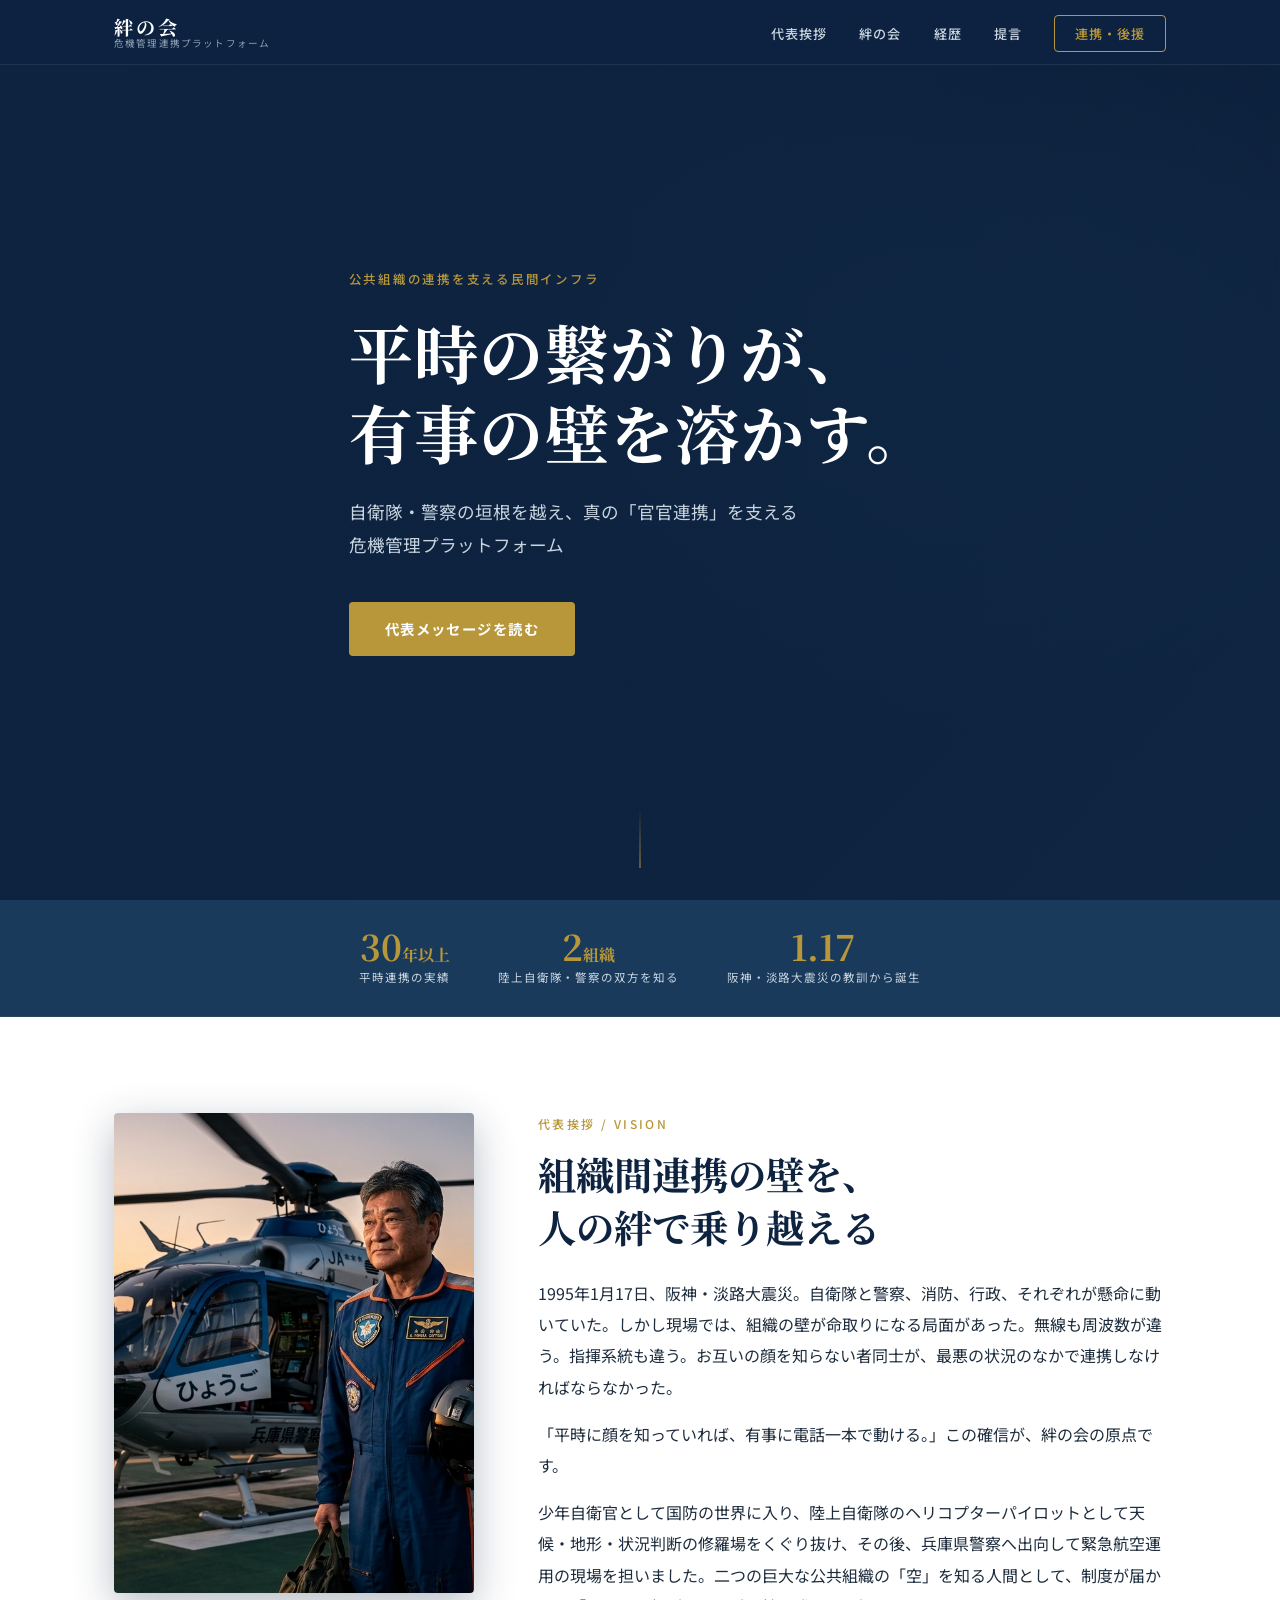
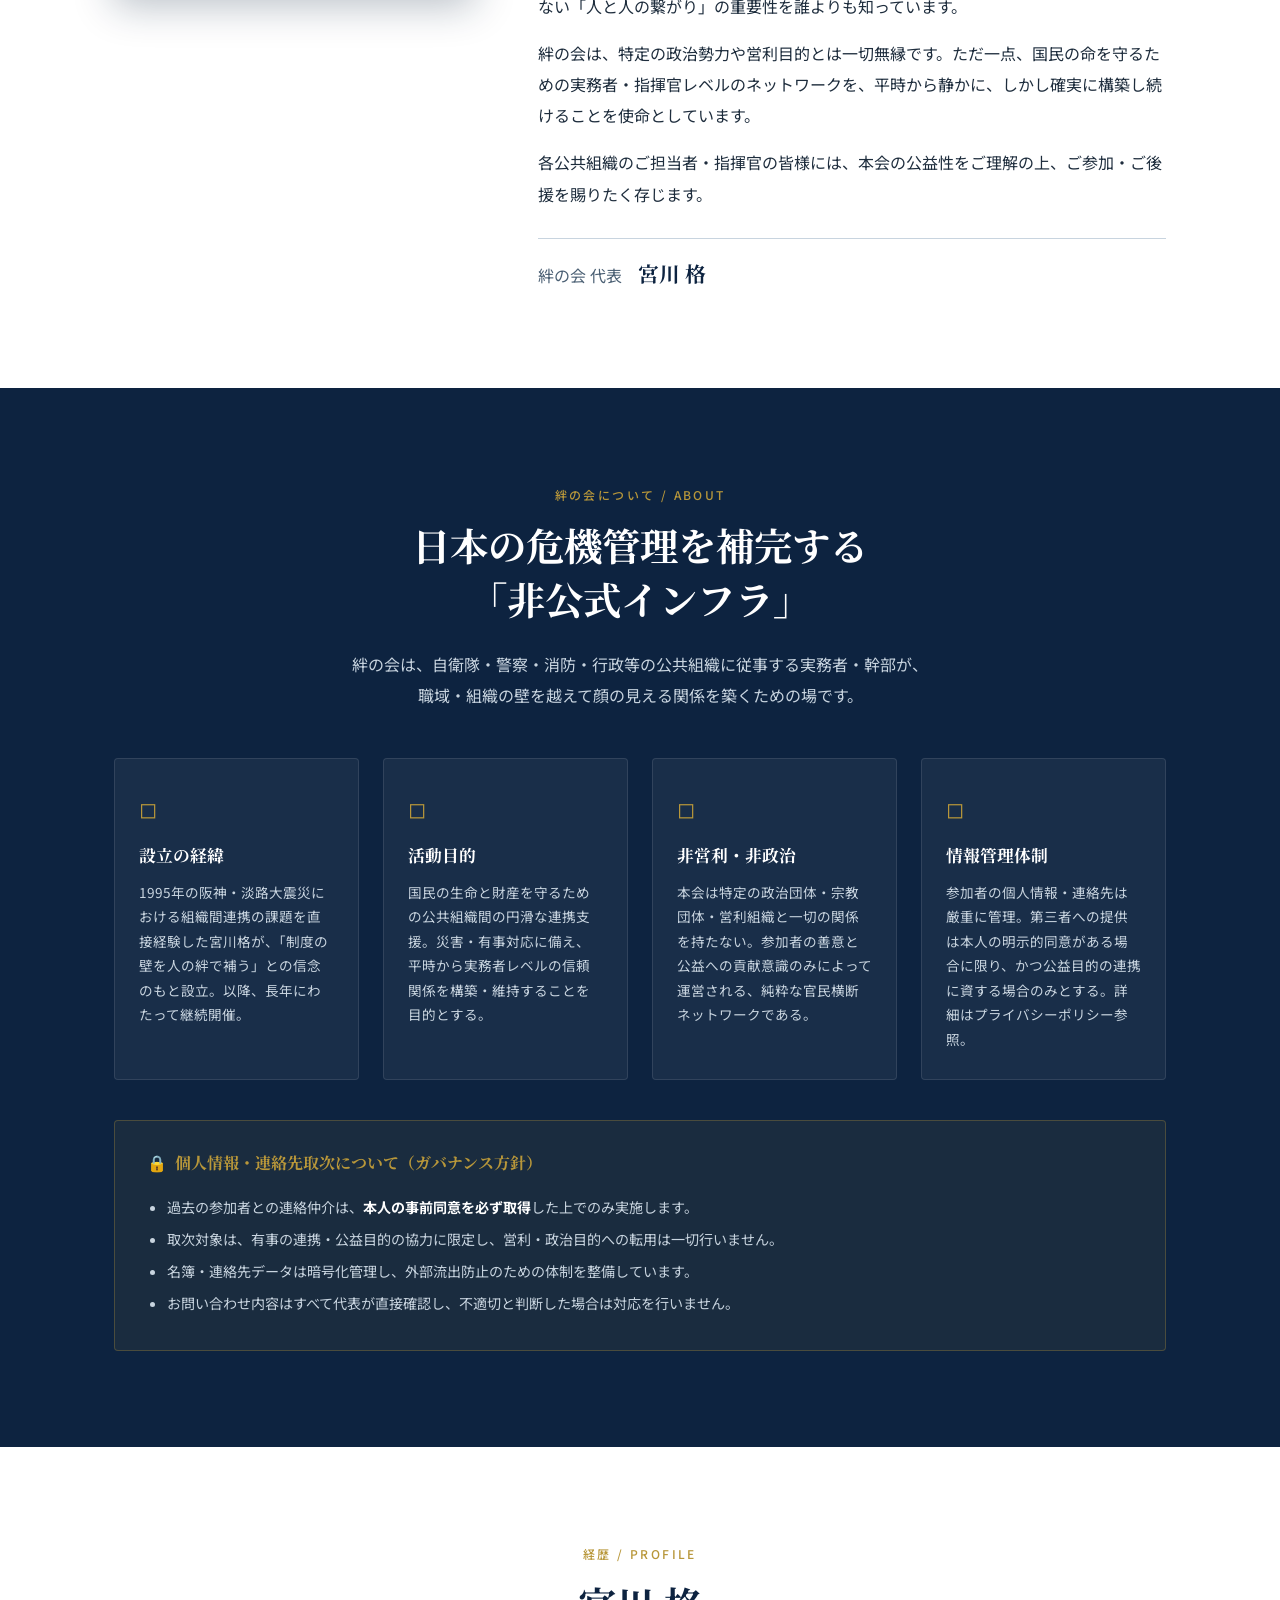
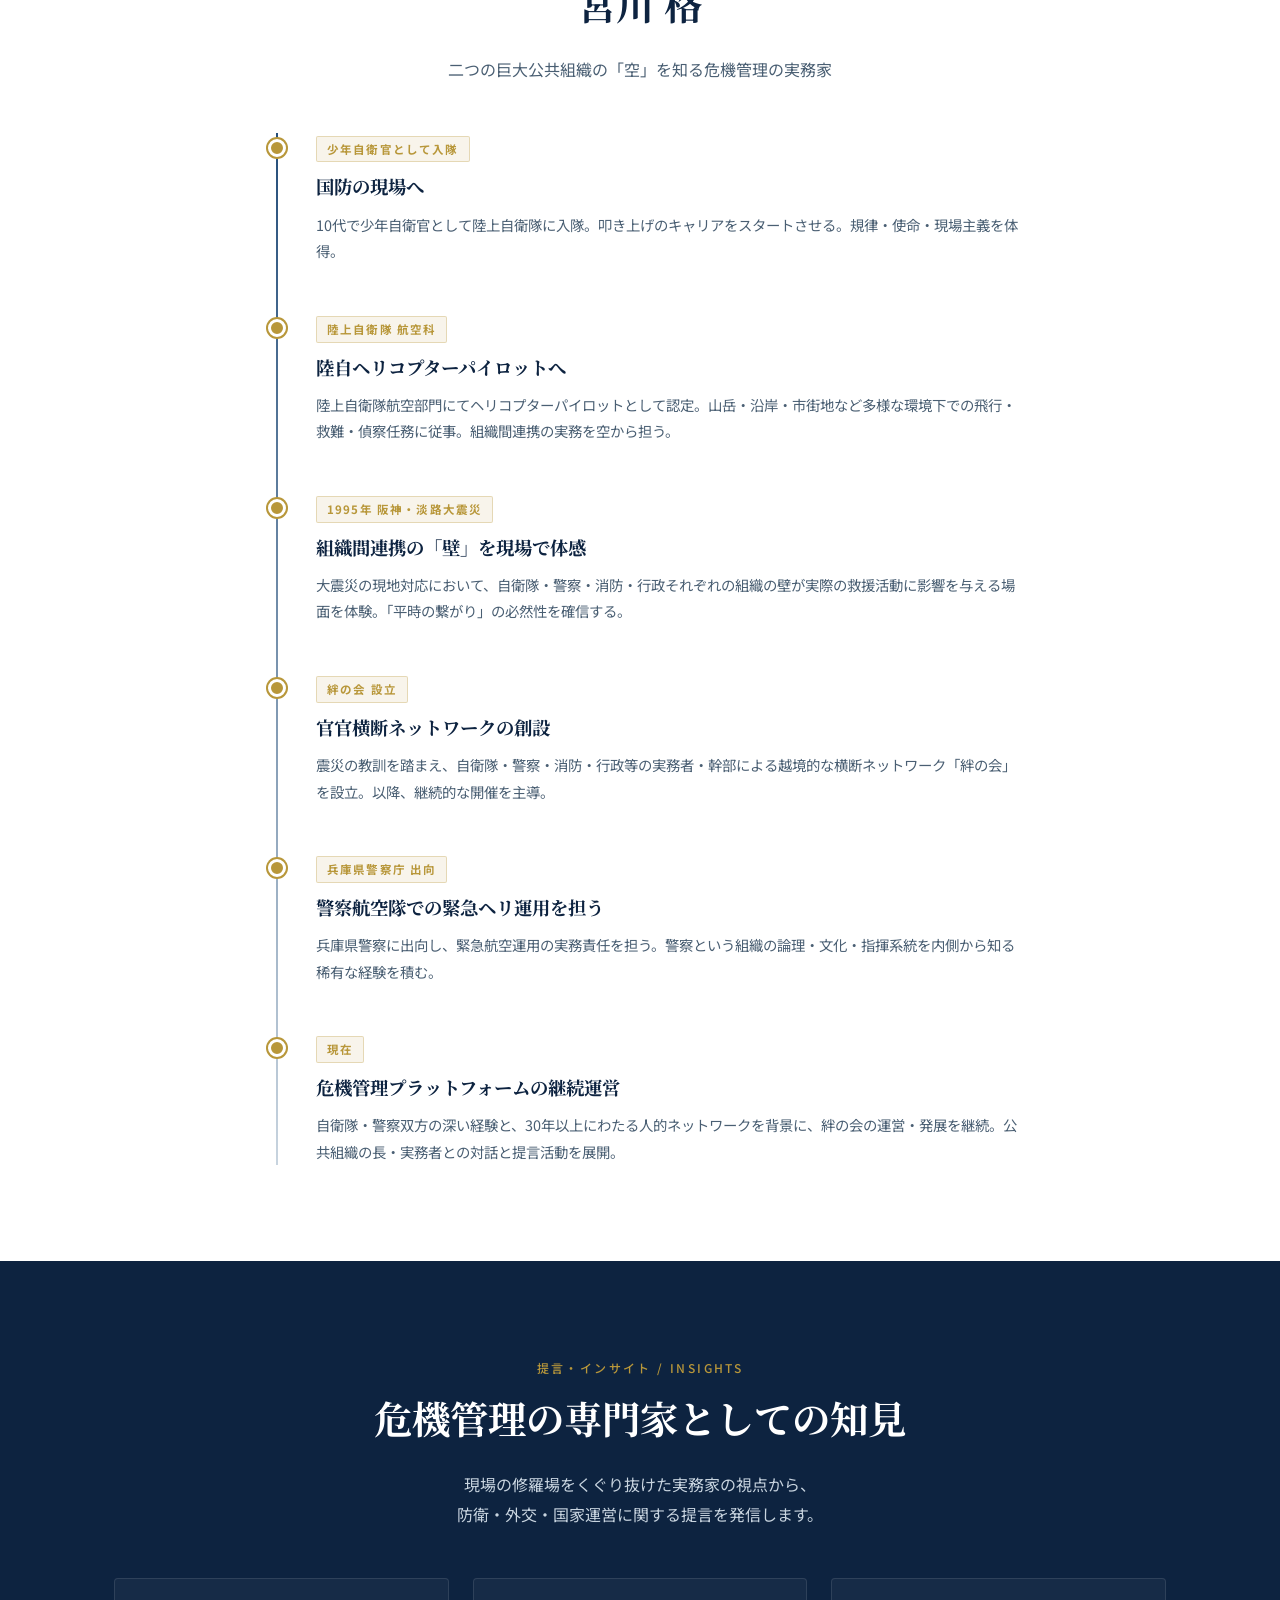
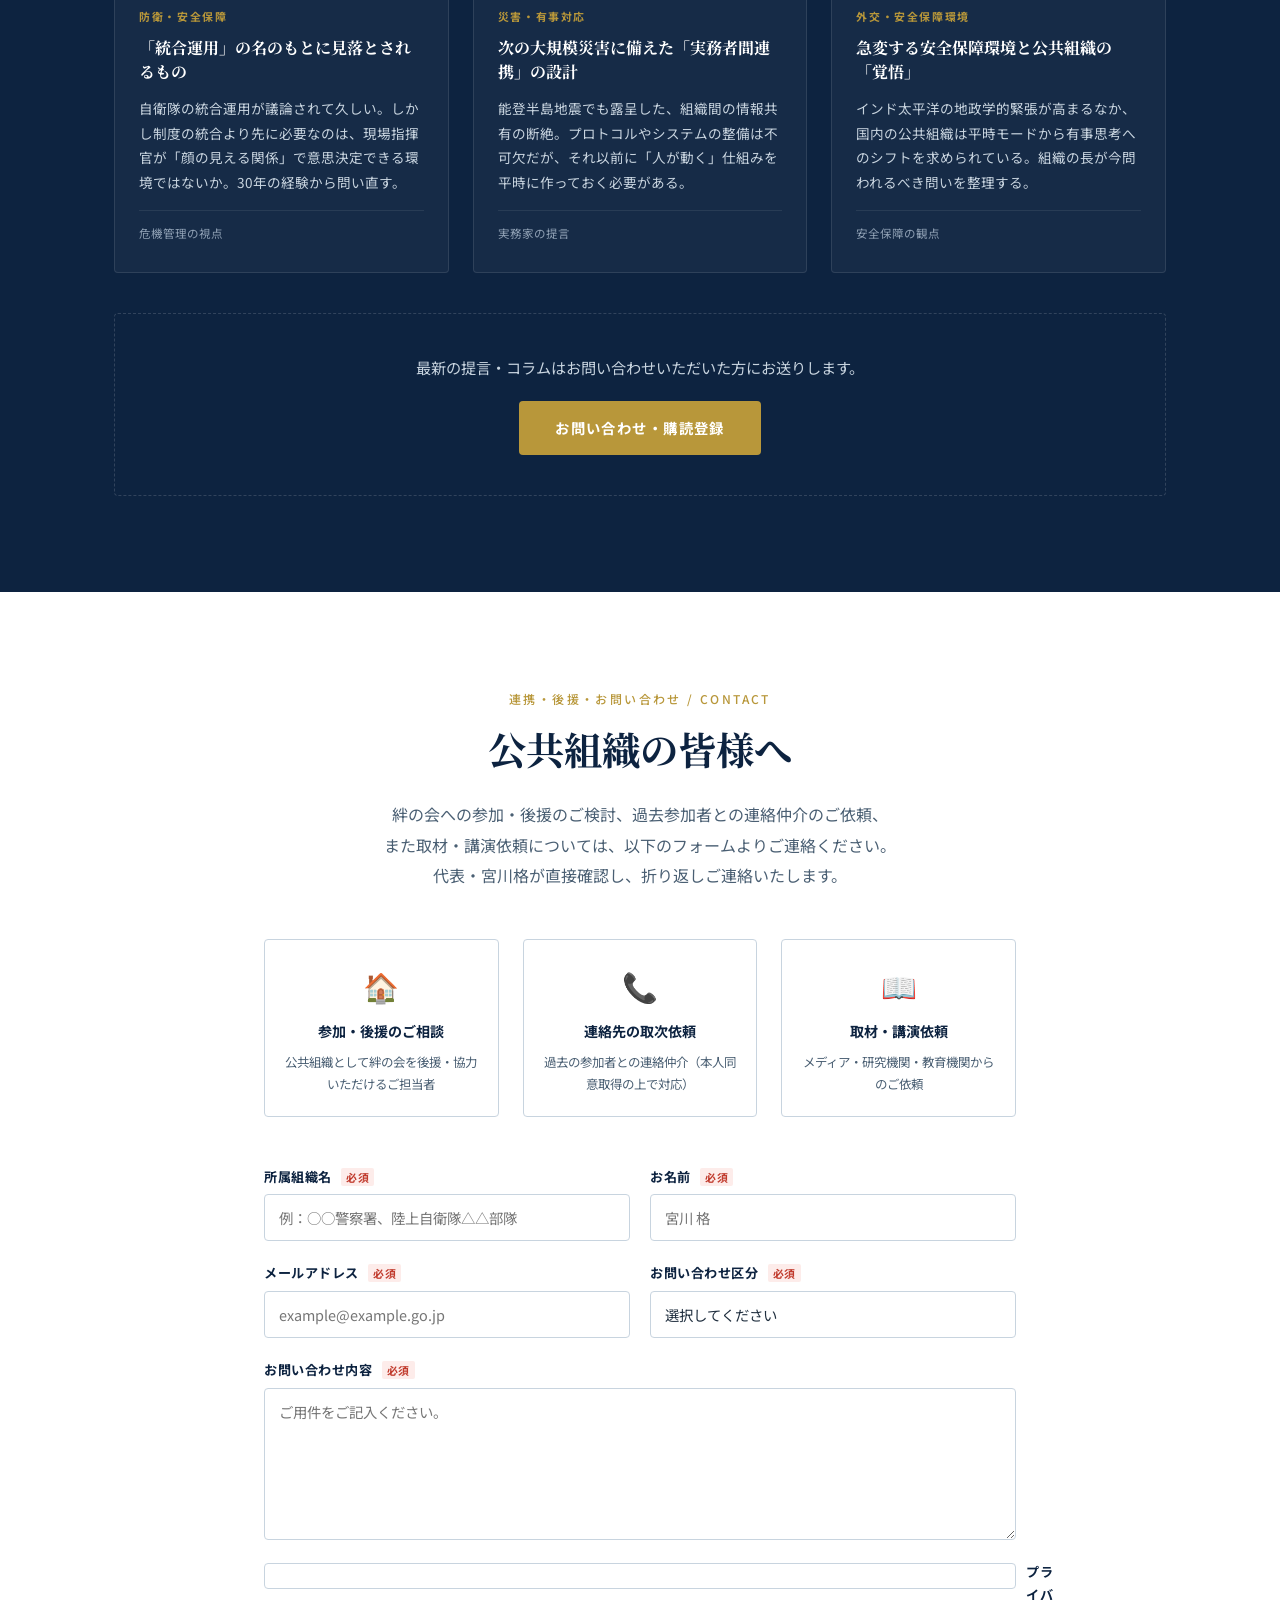
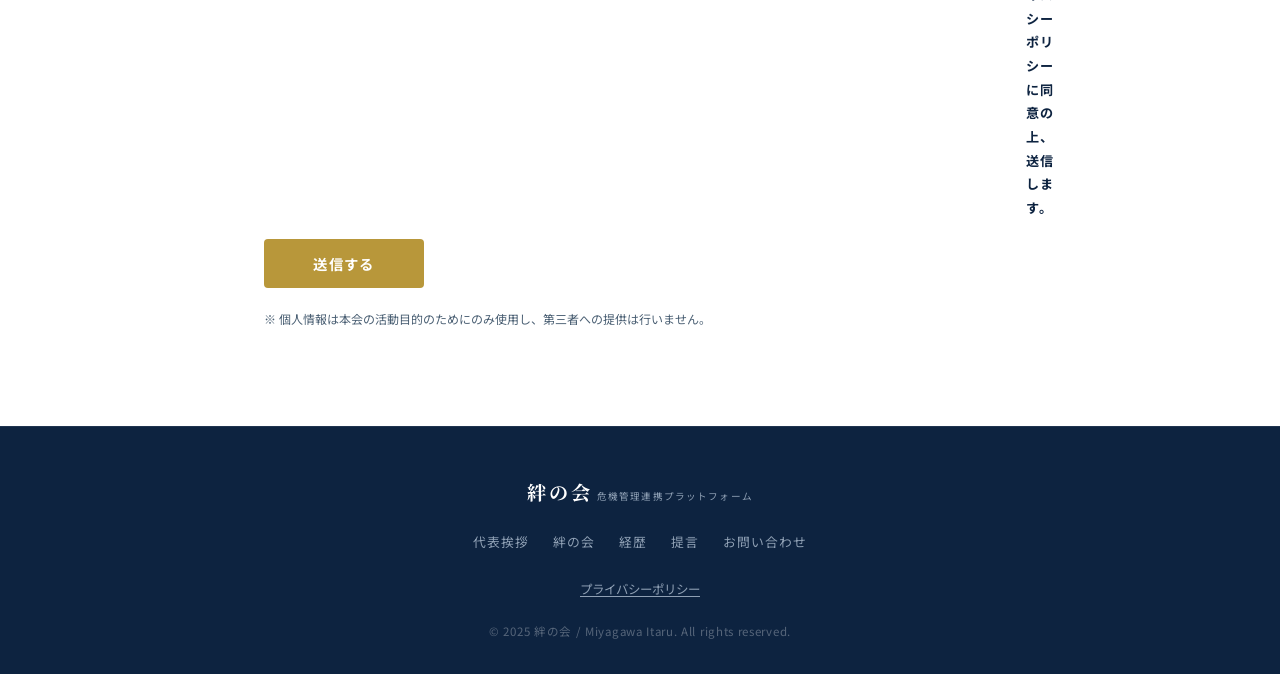
<file: index.html>
<!DOCTYPE html>
<html lang="ja">
<head>
  <meta charset="UTF-8" />
  <meta name="viewport" content="width=device-width, initial-scale=1.0" />
  <title>絆の会｜宮川 格 公式サイト</title>
  <meta name="description" content="自衛隊・警察の垣根を越え、平時から顔の見える人の絆で有事に機能する危機管理プラットフォームを構築する「絆の会」代表 宮川格の公式サイト。" />
  <link rel="preconnect" href="https://fonts.googleapis.com" />
  <link rel="preconnect" href="https://fonts.gstatic.com" crossorigin />
  <link href="https://fonts.googleapis.com/css2?family=Noto+Serif+JP:wght@400;600;700&family=Noto+Sans+JP:wght@300;400;500;700&display=swap" rel="stylesheet" />
  <link rel="stylesheet" href="style.css" />
</head>
<body>

<!-- ========== HEADER ========== -->
<header id="site-header">
  <div class="header-inner container">
    <div class="logo">
      <span class="logo-ja">絆の会</span>
      <span class="logo-sub">危機管理連携プラットフォーム</span>
    </div>
    <nav class="global-nav">
      <ul>
        <li><a href="#vision">代表挨拶</a></li>
        <li><a href="#about">絆の会</a></li>
        <li><a href="#profile">経歴</a></li>
        <li><a href="#insights">提言</a></li>
        <li><a href="#contact" class="btn-contact">連携・後援</a></li>
      </ul>
    </nav>
    <button class="hamburger" aria-label="メニュー" aria-expanded="false">
      <span></span><span></span><span></span>
    </button>
  </div>
</header>

<!-- ========== HERO ========== -->
<section id="hero">
  <div class="hero-overlay"></div>
  <div class="hero-content container">
    <p class="hero-eyebrow">公共組織の連携を支える民間インフラ</p>
    <h1 class="hero-headline">
      平時の繋がりが、<br>有事の壁を溶かす。
    </h1>
    <p class="hero-sub">
      自衛隊・警察の垣根を越え、<br class="sp-only">真の「官官連携」を支える<br>
      危機管理プラットフォーム
    </p>
    <a href="#vision" class="btn-primary">代表メッセージを読む</a>
  </div>
  <div class="hero-scroll-hint">
    <span></span>
  </div>
</section>

<!-- ========== MISSION STRIP ========== -->
<div class="mission-strip">
  <div class="container mission-grid">
    <div class="mission-item">
      <span class="mission-num">30<small>年以上</small></span>
      <span class="mission-label">平時連携の実績</span>
    </div>
    <div class="mission-item">
      <span class="mission-num">2<small>組織</small></span>
      <span class="mission-label">陸上自衛隊・警察の双方を知る</span>
    </div>
    <div class="mission-item">
      <span class="mission-num">1.17</span>
      <span class="mission-label">阪神・淡路大震災の教訓から誕生</span>
    </div>
  </div>
</div>

<!-- ========== VISION ========== -->
<section id="vision" class="section">
  <div class="container two-col">
    <div class="col-img fade-in">
      <img src="images/miyagawa.jpg" alt="宮川 格 — 兵庫県警察航空隊にて" class="profile-photo" />
    </div>
    <div class="col-text fade-in">
      <p class="section-label">代表挨拶 / Vision</p>
      <h2 class="section-title">組織間連携の壁を、<br>人の絆で乗り越える</h2>
      <div class="speech">
        <p>
          1995年1月17日、阪神・淡路大震災。自衛隊と警察、消防、行政、それぞれが懸命に動いていた。しかし現場では、組織の壁が命取りになる局面があった。無線も周波数が違う。指揮系統も違う。お互いの顔を知らない者同士が、最悪の状況のなかで連携しなければならなかった。
        </p>
        <p>
          「平時に顔を知っていれば、有事に電話一本で動ける。」この確信が、絆の会の原点です。
        </p>
        <p>
          少年自衛官として国防の世界に入り、陸上自衛隊のヘリコプターパイロットとして天候・地形・状況判断の修羅場をくぐり抜け、その後、兵庫県警察へ出向して緊急航空運用の現場を担いました。二つの巨大な公共組織の「空」を知る人間として、制度が届かない「人と人の繋がり」の重要性を誰よりも知っています。
        </p>
        <p>
          絆の会は、特定の政治勢力や営利目的とは一切無縁です。ただ一点、国民の命を守るための実務者・指揮官レベルのネットワークを、平時から静かに、しかし確実に構築し続けることを使命としています。
        </p>
        <p>
          各公共組織のご担当者・指揮官の皆様には、本会の公益性をご理解の上、ご参加・ご後援を賜りたく存じます。
        </p>
      </div>
      <p class="signature">絆の会 代表&emsp;<strong>宮川 格</strong></p>
    </div>
  </div>
</section>

<!-- ========== ABOUT ========== -->
<section id="about" class="section section-dark">
  <div class="container">
    <p class="section-label center">絆の会について / About</p>
    <h2 class="section-title center">日本の危機管理を補完する<br>「非公式インフラ」</h2>
    <p class="section-lead center">
      絆の会は、自衛隊・警察・消防・行政等の公共組織に従事する実務者・幹部が、<br class="pc-only">
      職域・組織の壁を越えて顔の見える関係を築くための場です。
    </p>

    <div class="card-grid">
      <div class="card fade-in">
        <div class="card-icon">&#9723;</div>
        <h3>設立の経緯</h3>
        <p>1995年の阪神・淡路大震災における組織間連携の課題を直接経験した宮川格が、「制度の壁を人の絆で補う」との信念のもと設立。以降、長年にわたって継続開催。</p>
      </div>
      <div class="card fade-in">
        <div class="card-icon">&#9723;</div>
        <h3>活動目的</h3>
        <p>国民の生命と財産を守るための公共組織間の円滑な連携支援。災害・有事対応に備え、平時から実務者レベルの信頼関係を構築・維持することを目的とする。</p>
      </div>
      <div class="card fade-in">
        <div class="card-icon">&#9723;</div>
        <h3>非営利・非政治</h3>
        <p>本会は特定の政治団体・宗教団体・営利組織と一切の関係を持たない。参加者の善意と公益への貢献意識のみによって運営される、純粋な官民横断ネットワークである。</p>
      </div>
      <div class="card fade-in">
        <div class="card-icon">&#9723;</div>
        <h3>情報管理体制</h3>
        <p>参加者の個人情報・連絡先は厳重に管理。第三者への提供は本人の明示的同意がある場合に限り、かつ公益目的の連携に資する場合のみとする。詳細はプライバシーポリシー参照。</p>
      </div>
    </div>

    <div class="policy-box fade-in">
      <h3>&#128274;&ensp;個人情報・連絡先取次について（ガバナンス方針）</h3>
      <ul>
        <li>過去の参加者との連絡仲介は、<strong>本人の事前同意を必ず取得</strong>した上でのみ実施します。</li>
        <li>取次対象は、有事の連携・公益目的の協力に限定し、営利・政治目的への転用は一切行いません。</li>
        <li>名簿・連絡先データは暗号化管理し、外部流出防止のための体制を整備しています。</li>
        <li>お問い合わせ内容はすべて代表が直接確認し、不適切と判断した場合は対応を行いません。</li>
      </ul>
    </div>
  </div>
</section>

<!-- ========== PROFILE ========== -->
<section id="profile" class="section">
  <div class="container">
    <p class="section-label center">経歴 / Profile</p>
    <h2 class="section-title center">宮川 格</h2>
    <p class="section-lead center">二つの巨大公共組織の「空」を知る危機管理の実務家</p>

    <div class="timeline">
      <div class="timeline-item fade-in">
        <div class="timeline-dot"></div>
        <div class="timeline-content">
          <span class="timeline-tag">少年自衛官として入隊</span>
          <h4>国防の現場へ</h4>
          <p>10代で少年自衛官として陸上自衛隊に入隊。叩き上げのキャリアをスタートさせる。規律・使命・現場主義を体得。</p>
        </div>
      </div>
      <div class="timeline-item fade-in">
        <div class="timeline-dot"></div>
        <div class="timeline-content">
          <span class="timeline-tag">陸上自衛隊 航空科</span>
          <h4>陸自ヘリコプターパイロットへ</h4>
          <p>陸上自衛隊航空部門にてヘリコプターパイロットとして認定。山岳・沿岸・市街地など多様な環境下での飛行・救難・偵察任務に従事。組織間連携の実務を空から担う。</p>
        </div>
      </div>
      <div class="timeline-item fade-in">
        <div class="timeline-dot"></div>
        <div class="timeline-content">
          <span class="timeline-tag">1995年 阪神・淡路大震災</span>
          <h4>組織間連携の「壁」を現場で体感</h4>
          <p>大震災の現地対応において、自衛隊・警察・消防・行政それぞれの組織の壁が実際の救援活動に影響を与える場面を体験。「平時の繋がり」の必然性を確信する。</p>
        </div>
      </div>
      <div class="timeline-item fade-in">
        <div class="timeline-dot"></div>
        <div class="timeline-content">
          <span class="timeline-tag">絆の会 設立</span>
          <h4>官官横断ネットワークの創設</h4>
          <p>震災の教訓を踏まえ、自衛隊・警察・消防・行政等の実務者・幹部による越境的な横断ネットワーク「絆の会」を設立。以降、継続的な開催を主導。</p>
        </div>
      </div>
      <div class="timeline-item fade-in">
        <div class="timeline-dot"></div>
        <div class="timeline-content">
          <span class="timeline-tag">兵庫県警察庁 出向</span>
          <h4>警察航空隊での緊急ヘリ運用を担う</h4>
          <p>兵庫県警察に出向し、緊急航空運用の実務責任を担う。警察という組織の論理・文化・指揮系統を内側から知る稀有な経験を積む。</p>
        </div>
      </div>
      <div class="timeline-item fade-in">
        <div class="timeline-dot"></div>
        <div class="timeline-content">
          <span class="timeline-tag">現在</span>
          <h4>危機管理プラットフォームの継続運営</h4>
          <p>自衛隊・警察双方の深い経験と、30年以上にわたる人的ネットワークを背景に、絆の会の運営・発展を継続。公共組織の長・実務者との対話と提言活動を展開。</p>
        </div>
      </div>
    </div>
  </div>
</section>

<!-- ========== INSIGHTS ========== -->
<section id="insights" class="section section-dark">
  <div class="container">
    <p class="section-label center">提言・インサイト / Insights</p>
    <h2 class="section-title center">危機管理の専門家としての知見</h2>
    <p class="section-lead center">
      現場の修羅場をくぐり抜けた実務家の視点から、<br class="pc-only">
      防衛・外交・国家運営に関する提言を発信します。
    </p>

    <div class="insight-grid">
      <article class="insight-card fade-in">
        <div class="insight-cat">防衛・安全保障</div>
        <h3>「統合運用」の名のもとに見落とされるもの</h3>
        <p>自衛隊の統合運用が議論されて久しい。しかし制度の統合より先に必要なのは、現場指揮官が「顔の見える関係」で意思決定できる環境ではないか。30年の経験から問い直す。</p>
        <span class="insight-meta">危機管理の視点</span>
      </article>
      <article class="insight-card fade-in">
        <div class="insight-cat">災害・有事対応</div>
        <h3>次の大規模災害に備えた「実務者間連携」の設計</h3>
        <p>能登半島地震でも露呈した、組織間の情報共有の断絶。プロトコルやシステムの整備は不可欠だが、それ以前に「人が動く」仕組みを平時に作っておく必要がある。</p>
        <span class="insight-meta">実務家の提言</span>
      </article>
      <article class="insight-card fade-in">
        <div class="insight-cat">外交・安全保障環境</div>
        <h3>急変する安全保障環境と公共組織の「覚悟」</h3>
        <p>インド太平洋の地政学的緊張が高まるなか、国内の公共組織は平時モードから有事思考へのシフトを求められている。組織の長が今問われるべき問いを整理する。</p>
        <span class="insight-meta">安全保障の観点</span>
      </article>
    </div>

    <div class="insights-cta fade-in">
      <p>最新の提言・コラムはお問い合わせいただいた方にお送りします。</p>
      <a href="#contact" class="btn-primary">お問い合わせ・購読登録</a>
    </div>
  </div>
</section>

<!-- ========== CONTACT ========== -->
<section id="contact" class="section">
  <div class="container contact-wrap">
    <p class="section-label center">連携・後援・お問い合わせ / Contact</p>
    <h2 class="section-title center">公共組織の皆様へ</h2>
    <p class="section-lead center">
      絆の会への参加・後援のご検討、過去参加者との連絡仲介のご依頼、<br class="pc-only">
      また取材・講演依頼については、以下のフォームよりご連絡ください。<br>
      代表・宮川格が直接確認し、折り返しご連絡いたします。
    </p>

    <div class="contact-types fade-in">
      <div class="contact-type">
        <span class="ct-icon">&#127968;</span>
        <strong>参加・後援のご相談</strong>
        <p>公共組織として絆の会を後援・協力いただけるご担当者</p>
      </div>
      <div class="contact-type">
        <span class="ct-icon">&#128222;</span>
        <strong>連絡先の取次依頼</strong>
        <p>過去の参加者との連絡仲介（本人同意取得の上で対応）</p>
      </div>
      <div class="contact-type">
        <span class="ct-icon">&#128214;</span>
        <strong>取材・講演依頼</strong>
        <p>メディア・研究機関・教育機関からのご依頼</p>
      </div>
    </div>

    <form class="contact-form fade-in" id="contact-form" action="https://formspree.io/f/meennend" method="POST" novalidate>
      <div class="form-row">
        <div class="form-group">
          <label for="org">所属組織名 <span class="req">必須</span></label>
          <input type="text" id="org" name="org" placeholder="例：○○警察署、陸上自衛隊△△部隊" required />
        </div>
        <div class="form-group">
          <label for="name">お名前 <span class="req">必須</span></label>
          <input type="text" id="name" name="name" placeholder="宮川 格" required />
        </div>
      </div>
      <div class="form-row">
        <div class="form-group">
          <label for="email">メールアドレス <span class="req">必須</span></label>
          <input type="email" id="email" name="email" placeholder="example@example.go.jp" required />
        </div>
        <div class="form-group">
          <label for="purpose">お問い合わせ区分 <span class="req">必須</span></label>
          <select id="purpose" name="purpose" required>
            <option value="">選択してください</option>
            <option value="join">絆の会への参加</option>
            <option value="support">後援・協力のご相談</option>
            <option value="relay">連絡先の取次依頼</option>
            <option value="media">取材・講演依頼</option>
            <option value="other">その他</option>
          </select>
        </div>
      </div>
      <div class="form-group">
        <label for="message">お問い合わせ内容 <span class="req">必須</span></label>
        <textarea id="message" name="message" rows="6" placeholder="ご用件をご記入ください。" required></textarea>
      </div>
      <div class="form-group consent-group">
        <label class="checkbox-label">
          <input type="checkbox" name="consent" required />
          <span>プライバシーポリシーに同意の上、送信します。</span>
        </label>
      </div>
      <button type="submit" class="btn-primary btn-submit">送信する</button>
      <p class="form-note">※ 個人情報は本会の活動目的のためにのみ使用し、第三者への提供は行いません。</p>
    </form>
  </div>
</section>

<!-- ========== FOOTER ========== -->
<footer id="site-footer">
  <div class="container footer-inner">
    <div class="footer-logo">
      <span class="logo-ja">絆の会</span>
      <span class="logo-sub">危機管理連携プラットフォーム</span>
    </div>
    <nav class="footer-nav">
      <a href="#vision">代表挨拶</a>
      <a href="#about">絆の会</a>
      <a href="#profile">経歴</a>
      <a href="#insights">提言</a>
      <a href="#contact">お問い合わせ</a>
    </nav>
    <p class="footer-policy">
      <a href="#" id="policy-link">プライバシーポリシー</a>
    </p>
    <p class="footer-copy">&copy; 2025 絆の会 / Miyagawa Itaru. All rights reserved.</p>
  </div>
</footer>

<!-- Privacy Policy Modal -->
<div id="policy-modal" class="modal" role="dialog" aria-modal="true" aria-labelledby="modal-title">
  <div class="modal-inner">
    <button class="modal-close" aria-label="閉じる">&times;</button>
    <h2 id="modal-title">プライバシーポリシー</h2>
    <p><strong>1. 個人情報の取得</strong><br>本サイトのお問い合わせフォームにて取得する個人情報（氏名、所属、メールアドレス等）は、本会の運営目的の範囲内でのみ使用します。</p>
    <p><strong>2. 利用目的</strong><br>取得した個人情報は、お問い合わせへの回答・絆の会の活動連絡・連絡先取次（本人同意がある場合のみ）に使用します。</p>
    <p><strong>3. 第三者への提供</strong><br>法令に基づく場合、または本人の明示的な同意がある場合を除き、個人情報を第三者に提供・販売・貸与することは一切ありません。</p>
    <p><strong>4. 安全管理</strong><br>個人情報へのアクセスを代表に限定し、不正アクセス・漏洩・改ざんの防止に努めます。</p>
    <p><strong>5. 開示・訂正・削除</strong><br>ご本人から個人情報の開示・訂正・削除の申し出があった場合は、合理的な範囲内で速やかに対応いたします。</p>
    <p><strong>6. お問い合わせ</strong><br>プライバシーポリシーに関するご質問は、本サイトのお問い合わせフォームよりご連絡ください。</p>
  </div>
</div>
<div id="modal-overlay" class="modal-overlay"></div>

<script src="main.js"></script>
</body>
</html>
</file>
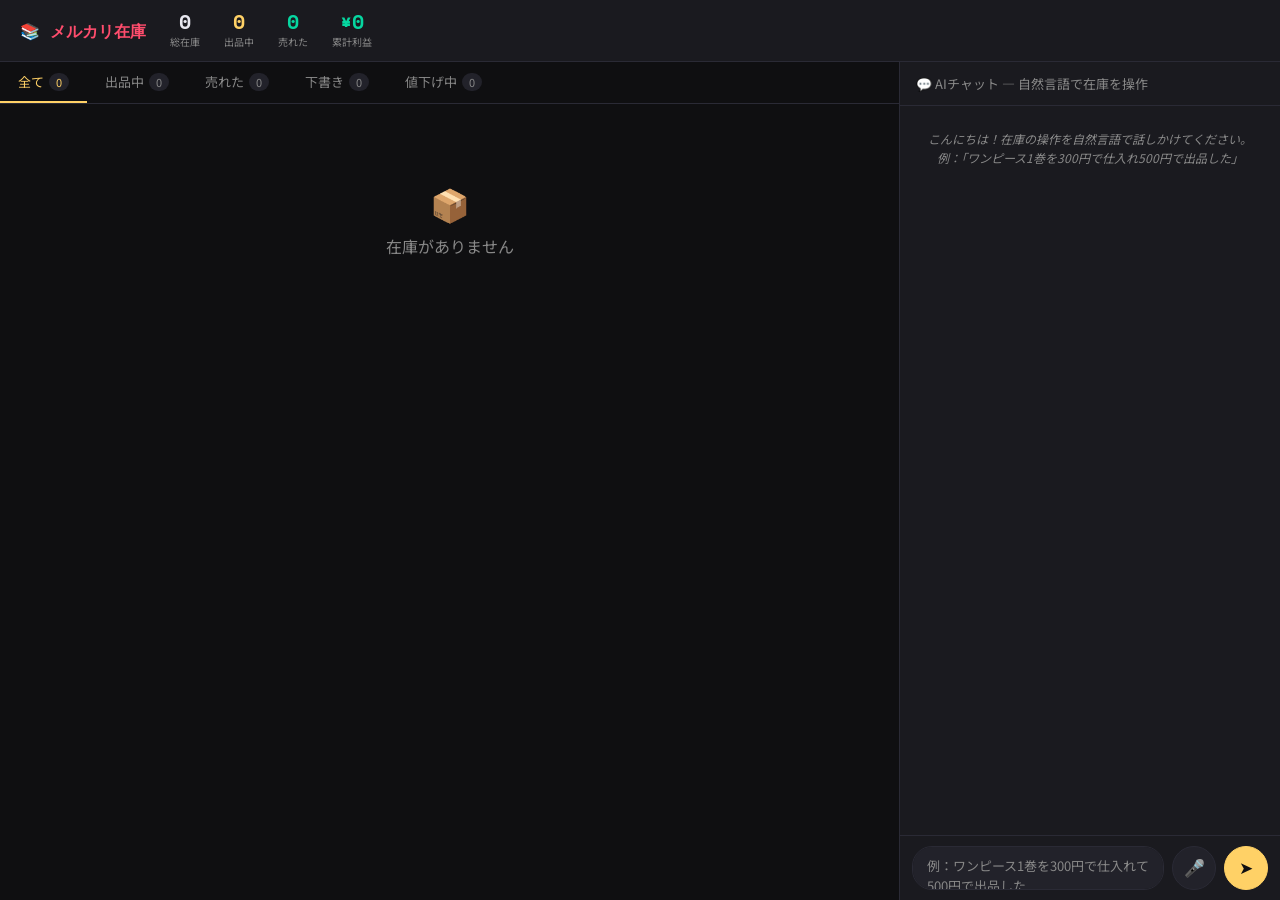
<file: mercari/index.html>
<!DOCTYPE html>
<html lang="ja">
<head>
  <meta charset="UTF-8" />
  <meta name="viewport" content="width=device-width, initial-scale=1.0" />
  <title>メルカリ本在庫管理</title>
  <link href="https://fonts.googleapis.com/css2?family=Noto+Sans+JP:wght@300;400;500;700&family=Space+Mono:wght@400;700&display=swap" rel="stylesheet" />
  <style>
    :root {
      --bg: #0f0f11;
      --surface: #1a1a1f;
      --surface2: #22222a;
      --border: #2a2a35;
      --text: #e8e8f0;
      --muted: #888;
      --red: #ff4d6d;
      --yellow: #ffd166;
      --green: #06d6a0;
      --blue: #4fc3f7;
      --mono: 'Space Mono', monospace;
      --sans: 'Noto Sans JP', sans-serif;
    }
    *, *::before, *::after { box-sizing: border-box; margin: 0; padding: 0; }
    a, button, [onclick], .ftab, .book-card, .btn, .btn-icon {
      touch-action: manipulation;
      -webkit-tap-highlight-color: transparent;
    }
    body {
      font-family: var(--sans);
      background: var(--bg);
      color: var(--text);
      height: 100dvh;
      display: flex;
      flex-direction: column;
      overflow: hidden;
    }

    /* Header */
    header {
      background: var(--surface);
      border-bottom: 1px solid var(--border);
      padding: 12px 20px;
      display: flex;
      align-items: center;
      gap: 24px;
      flex-shrink: 0;
    }
    .logo {
      font-family: var(--mono);
      font-size: 16px;
      font-weight: 700;
      color: var(--red);
      white-space: nowrap;
    }
    .stats { display: flex; gap: 24px; flex: 1; }
    .stat { display: flex; flex-direction: column; align-items: center; }
    .stat-value {
      font-family: var(--mono);
      font-size: 20px;
      font-weight: 700;
      line-height: 1;
    }
    .stat-label { font-size: 10px; color: var(--muted); margin-top: 2px; }
    .stat.s-active .stat-value { color: var(--yellow); }
    .stat.s-sold .stat-value  { color: var(--green); }
    .stat.s-profit .stat-value { color: var(--green); }
    .neg { color: var(--red) !important; }

    .hidden { display: none !important; }

    /* Layout */
    main {
      display: grid;
      grid-template-columns: 1fr 380px;
      flex: 1;
      overflow: hidden;
    }

    /* Inventory Panel */
    .inv-panel {
      display: flex;
      flex-direction: column;
      overflow: hidden;
      border-right: 1px solid var(--border);
    }
    .filter-tabs {
      display: flex;
      border-bottom: 1px solid var(--border);
      flex-shrink: 0;
      overflow-x: auto;
    }
    .ftab {
      padding: 10px 18px;
      cursor: pointer;
      font-size: 13px;
      color: var(--muted);
      border-bottom: 2px solid transparent;
      white-space: nowrap;
      transition: all 0.15s;
      user-select: none;
    }
    .ftab:hover { color: var(--text); }
    .ftab.active { color: var(--yellow); border-bottom-color: var(--yellow); }
    .ftab .cnt {
      display: inline-block;
      background: var(--surface2);
      border-radius: 10px;
      padding: 1px 7px;
      font-size: 11px;
      margin-left: 5px;
    }
    .book-list {
      flex: 1;
      overflow-y: auto;
      padding: 16px;
      display: grid;
      grid-template-columns: repeat(auto-fill, minmax(260px, 1fr));
      gap: 12px;
      align-content: start;
    }
    .book-card {
      background: var(--surface);
      border: 1px solid var(--border);
      border-radius: 10px;
      padding: 14px;
      cursor: pointer;
      transition: all 0.15s;
    }
    .book-card:hover { border-color: var(--yellow); transform: translateY(-1px); }
    .card-top {
      display: flex;
      justify-content: space-between;
      align-items: flex-start;
      gap: 8px;
      margin-bottom: 8px;
    }
    .book-title { font-weight: 500; font-size: 14px; line-height: 1.4; flex: 1; }
    .badge {
      font-size: 11px;
      padding: 2px 8px;
      border-radius: 20px;
      white-space: nowrap;
      flex-shrink: 0;
    }
    .badge.出品中  { background: #0d2e1e; color: var(--green); }
    .badge.下書き  { background: #2a2a0a; color: var(--yellow); }
    .badge.値下げ中 { background: #2a0a0f; color: var(--red); }
    .badge.売れた  { background: #0a1e2e; color: var(--blue); }
    .book-author { font-size: 12px; color: var(--muted); margin-bottom: 10px; }
    .book-prices { display: flex; align-items: center; gap: 10px; }
    .price { font-family: var(--mono); font-size: 16px; font-weight: 700; color: var(--yellow); }
    .cost  { font-size: 12px; color: var(--muted); }
    .profit { font-family: var(--mono); font-size: 13px; margin-left: auto; }
    .profit.pos { color: var(--green); }
    .profit.neg { color: var(--red); }
    .book-memo { margin-top: 8px; font-size: 12px; color: var(--muted); border-top: 1px solid var(--border); padding-top: 8px; }
    .book-date { font-size: 11px; color: var(--muted); margin-top: 6px; }
    .empty {
      grid-column: 1/-1;
      text-align: center;
      padding: 60px 20px;
      color: var(--muted);
    }
    .empty h3 { font-size: 32px; margin-bottom: 8px; }

    /* Chat Panel */
    .chat-panel {
      display: flex;
      flex-direction: column;
      overflow: hidden;
      background: var(--surface);
    }
    .chat-header {
      padding: 12px 16px;
      border-bottom: 1px solid var(--border);
      font-size: 13px;
      color: var(--muted);
      flex-shrink: 0;
    }
    .chat-msgs {
      flex: 1;
      overflow-y: auto;
      padding: 14px;
      display: flex;
      flex-direction: column;
      gap: 10px;
    }
    .msg { max-width: 85%; }
    .msg.user { align-self: flex-end; }
    .msg.assistant { align-self: flex-start; }
    .msg.system { align-self: center; max-width: 100%; }
    .bubble {
      padding: 9px 13px;
      border-radius: 14px;
      font-size: 13px;
      line-height: 1.6;
    }
    .msg.user .bubble      { background: var(--red); color: white; border-bottom-right-radius: 4px; }
    .msg.assistant .bubble { background: var(--surface2); border-bottom-left-radius: 4px; }
    .msg.system .bubble    { background: transparent; color: var(--muted); font-size: 12px; font-style: italic; text-align: center; }
    .typing {
      display: flex;
      gap: 4px;
      padding: 12px 14px;
      background: var(--surface2);
      border-radius: 14px;
      border-bottom-left-radius: 4px;
      width: fit-content;
    }
    .dot {
      width: 6px; height: 6px;
      background: var(--muted);
      border-radius: 50%;
      animation: bounce 1.2s infinite;
    }
    .dot:nth-child(2) { animation-delay: .2s; }
    .dot:nth-child(3) { animation-delay: .4s; }
    @keyframes bounce {
      0%,80%,100% { transform: translateY(0); }
      40%          { transform: translateY(-6px); }
    }
    .chat-input-area {
      padding: 10px 12px;
      border-top: 1px solid var(--border);
      display: flex;
      gap: 8px;
      flex-shrink: 0;
    }
    .chat-input {
      flex: 1;
      background: var(--surface2);
      border: 1px solid var(--border);
      color: var(--text);
      padding: 9px 14px;
      border-radius: 20px;
      font-size: 13px;
      font-family: var(--sans);
      resize: none;
      outline: none;
      max-height: 120px;
      line-height: 1.5;
    }
    .chat-input:focus { border-color: var(--yellow); }
    .chat-input::placeholder { color: var(--muted); }
    .btn-icon {
      width: 44px; height: 44px;
      border-radius: 50%;
      border: 1px solid var(--border);
      background: var(--surface2);
      cursor: pointer;
      display: flex;
      align-items: center;
      justify-content: center;
      font-size: 17px;
      transition: all 0.15s;
      flex-shrink: 0;
      align-self: flex-end;
    }
    .btn-icon:hover { border-color: var(--yellow); }
    .btn-icon.recording { background: var(--red); border-color: var(--red); animation: pulse 1s infinite; }
    .btn-send { background: var(--yellow); border-color: var(--yellow); color: #0f0f11; }
    .btn-send:hover { opacity: 0.85; }
    .btn-send:disabled { opacity: 0.35; cursor: not-allowed; }
    @keyframes pulse {
      0%,100% { transform: scale(1); }
      50%      { transform: scale(1.1); }
    }

    /* Modal */
    .overlay {
      position: fixed; inset: 0;
      background: rgba(0,0,0,.75);
      display: flex; align-items: center; justify-content: center;
      z-index: 100; padding: 20px;
    }
    .modal {
      background: var(--surface);
      border: 1px solid var(--border);
      border-radius: 16px;
      padding: 24px;
      width: 100%; max-width: 480px;
      max-height: 90vh; overflow-y: auto;
    }
    .modal h2 {
      font-size: 16px; margin-bottom: 20px;
      display: flex; justify-content: space-between; align-items: center;
    }
    .modal-close { background: none; border: none; color: var(--muted); font-size: 22px; cursor: pointer; }
    .fg { margin-bottom: 14px; }
    .fg label { display: block; font-size: 12px; color: var(--muted); margin-bottom: 5px; }
    .fg input, .fg select, .fg textarea {
      width: 100%;
      background: var(--surface2);
      border: 1px solid var(--border);
      color: var(--text);
      padding: 9px 12px;
      border-radius: 8px;
      font-size: 13px;
      font-family: var(--sans);
      outline: none;
    }
    .fg input:focus, .fg select:focus, .fg textarea:focus { border-color: var(--yellow); }
    .fg textarea { resize: vertical; min-height: 60px; }
    .frow { display: grid; grid-template-columns: 1fr 1fr; gap: 12px; }
    .modal-actions { display: flex; gap: 10px; margin-top: 20px; justify-content: flex-end; }
    .btn { padding: 9px 20px; border-radius: 8px; font-size: 13px; cursor: pointer; border: none; transition: opacity .15s; }
    .btn:hover { opacity: .85; }
    .btn-primary { background: var(--yellow); color: #0f0f11; font-weight: 700; }
    .btn-danger  { background: var(--red); color: white; }
    .btn-ghost   { background: var(--surface2); color: var(--text); border: 1px solid var(--border); }

    /* Scrollbar */
    ::-webkit-scrollbar { width: 5px; height: 5px; }
    ::-webkit-scrollbar-track { background: transparent; }
    ::-webkit-scrollbar-thumb { background: var(--border); border-radius: 3px; }

    @media (max-width: 768px) {
      main { grid-template-columns: 1fr; }
      .chat-panel { height: 360px; }
    }
  </style>
</head>
<body>

<header>
  <div class="logo">📚 メルカリ在庫</div>
  <div class="stats">
    <div class="stat">
      <div class="stat-value" id="st-total">0</div>
      <div class="stat-label">総在庫</div>
    </div>
    <div class="stat s-active">
      <div class="stat-value" id="st-active">0</div>
      <div class="stat-label">出品中</div>
    </div>
    <div class="stat s-sold">
      <div class="stat-value" id="st-sold">0</div>
      <div class="stat-label">売れた</div>
    </div>
    <div class="stat s-profit">
      <div class="stat-value" id="st-profit">¥0</div>
      <div class="stat-label">累計利益</div>
    </div>
  </div>
</header>

<main>
  <div class="inv-panel">
    <div class="filter-tabs">
      <div class="ftab active" onclick="setFilter('all',this)">全て<span class="cnt" id="c-all">0</span></div>
      <div class="ftab" onclick="setFilter('active',this)">出品中<span class="cnt" id="c-active">0</span></div>
      <div class="ftab" onclick="setFilter('sold',this)">売れた<span class="cnt" id="c-sold">0</span></div>
      <div class="ftab" onclick="setFilter('draft',this)">下書き<span class="cnt" id="c-draft">0</span></div>
      <div class="ftab" onclick="setFilter('reduced',this)">値下げ中<span class="cnt" id="c-reduced">0</span></div>
    </div>
    <div class="book-list" id="book-list"></div>
  </div>

  <div class="chat-panel">
    <div class="chat-header">💬 AIチャット — 自然言語で在庫を操作</div>
    <div class="chat-msgs" id="chat-msgs"></div>
    <div class="chat-input-area">
      <textarea class="chat-input" id="chat-input" rows="1"
        placeholder="例：ワンピース1巻を300円で仕入れて500円で出品した"
        onkeydown="onKey(event)" oninput="autoResize(this)"></textarea>
      <button class="btn-icon" id="btn-mic" onclick="toggleVoice()" title="音声入力">🎤</button>
      <button class="btn-icon btn-send" id="btn-send" onclick="sendMessage()">➤</button>
    </div>
  </div>
</main>

<!-- Edit Modal -->
<div class="overlay hidden" id="overlay" onclick="onOverlayClick(event)">
  <div class="modal">
    <h2>本を編集 <button class="modal-close" onclick="closeModal()">×</button></h2>
    <div class="fg"><label>タイトル *</label><input type="text" id="e-title" /></div>
    <div class="frow">
      <div class="fg"><label>著者</label><input type="text" id="e-author" /></div>
      <div class="fg"><label>巻数</label><input type="number" id="e-volume" min="1" placeholder="例: 11" /></div>
    </div>
    <div class="fg"><label>ISBN</label><input type="text" id="e-isbn" /></div>
    <div class="frow">
      <div class="fg"><label>出品価格 (円)</label><input type="number" id="e-price" min="0" /></div>
      <div class="fg"><label>仕入れ値 (円)</label><input type="number" id="e-cost" min="0" /></div>
    </div>
    <div class="fg">
      <label>ステータス</label>
      <select id="e-status">
        <option>出品中</option><option>下書き</option><option>値下げ中</option><option>売れた</option>
      </select>
    </div>
    <div class="frow">
      <div class="fg"><label>出品日</label><input type="date" id="e-listed" /></div>
      <div class="fg"><label>売れた日</label><input type="date" id="e-sold" /></div>
    </div>
    <div class="fg"><label>メモ</label><textarea id="e-memo"></textarea></div>
    <div class="modal-actions">
      <button class="btn btn-danger" onclick="deleteBook()">削除</button>
      <button class="btn btn-ghost"  onclick="closeModal()">キャンセル</button>
      <button class="btn btn-primary" onclick="saveBook()">保存</button>
    </div>
  </div>
</div>

<script>
// ── Utils ────────────────────────────────────────────────
const el      = id => document.getElementById(id);
const hide    = id => el(id).classList.add('hidden');
const show    = id => el(id).classList.remove('hidden');
const today   = () => new Date().toISOString().slice(0,10);
const uid     = () => Date.now().toString(36) + Math.random().toString(36).slice(2,6);
const esc     = s => String(s||'').replace(/&/g,'&amp;').replace(/</g,'&lt;').replace(/>/g,'&gt;').replace(/"/g,'&quot;');
const persist = () => localStorage.setItem('m_books', JSON.stringify(books));

// ── State ────────────────────────────────────────────────
let books    = [];
let history  = [];
let filter   = 'all';
let editId   = null;
let loading  = false;
let isRec    = false;
let recog    = null;

// ── Boot ─────────────────────────────────────────────────
(function init() {
  books = JSON.parse(localStorage.getItem('m_books') || '[]');
  renderAll();
  sysMsg('こんにちは！在庫の操作を自然言語で話しかけてください。\n例：「ワンピース1巻を300円で仕入れ500円で出品した」');
})();


// ── Render ────────────────────────────────────────────────
function renderAll() { renderStats(); renderBooks(); renderCounts(); }

function calcProfit(b) { return Math.round(b.price * 0.9 - b.cost); }

function renderStats() {
  const total  = books.length;
  const active = books.filter(b => b.status === '出品中').length;
  const sold   = books.filter(b => b.status === '売れた').length;
  const profit = books.filter(b => b.status === '売れた').reduce((s,b) => s + calcProfit(b), 0);
  el('st-total').textContent  = total;
  el('st-active').textContent = active;
  el('st-sold').textContent   = sold;
  const pe = el('st-profit');
  pe.textContent = '¥' + profit.toLocaleString();
  pe.classList.toggle('neg', profit < 0);
}

function renderCounts() {
  el('c-all').textContent     = books.length;
  el('c-active').textContent  = books.filter(b => b.status === '出品中').length;
  el('c-sold').textContent    = books.filter(b => b.status === '売れた').length;
  el('c-draft').textContent   = books.filter(b => b.status === '下書き').length;
  el('c-reduced').textContent = books.filter(b => b.status === '値下げ中').length;
}

function filtered() {
  const map = { all:null, active:'出品中', sold:'売れた', draft:'下書き', reduced:'値下げ中' };
  const s = map[filter];
  return s ? books.filter(b => b.status === s) : books;
}

function renderBooks() {
  const list = el('book-list');
  const items = filtered();
  if (!items.length) {
    list.innerHTML = '<div class="empty"><h3>📦</h3><p>在庫がありません</p></div>';
    return;
  }
  list.innerHTML = items.map(b => {
    const p  = calcProfit(b);
    const pc = p >= 0 ? 'pos' : 'neg';
    const ps = (p >= 0 ? '+' : '') + '¥' + p.toLocaleString();
    const dateStr = b.status === '売れた' && b.soldDate
      ? '売れた日: ' + b.soldDate
      : b.listedDate ? '出品日: ' + b.listedDate : '';
    const sub = [b.volume ? b.volume+'巻' : '', b.author ? esc(b.author) : ''].filter(Boolean).join(' · ');
    return `<div class="book-card" onclick="openEdit('${b.id}')">
      <div class="card-top">
        <div class="book-title">${esc(b.title)}</div>
        <div class="badge ${b.status}">${b.status}</div>
      </div>
      ${sub ? `<div class="book-author">${sub}</div>` : ''}
      <div class="book-prices">
        <div class="price">¥${b.price.toLocaleString()}</div>
        ${b.cost ? `<div class="cost">仕入 ¥${b.cost.toLocaleString()}</div>` : ''}
        <div class="profit ${pc}">${ps}</div>
      </div>
      ${b.memo   ? `<div class="book-memo">${esc(b.memo)}</div>`       : ''}
      ${dateStr  ? `<div class="book-date">${dateStr}</div>`           : ''}
    </div>`;
  }).join('');
}

function setFilter(f, tab) {
  filter = f;
  document.querySelectorAll('.ftab').forEach(t => t.classList.remove('active'));
  tab.classList.add('active');
  renderBooks();
}

// ── Chat ──────────────────────────────────────────────────
function sysMsg(text) { appendMsg('system', text); }
function appendMsg(role, text) {
  const c = el('chat-msgs');
  const d = document.createElement('div');
  d.className = 'msg ' + role;
  d.innerHTML = `<div class="bubble">${esc(text)}</div>`;
  c.appendChild(d);
  c.scrollTop = c.scrollHeight;
}
function showTyping() {
  const c = el('chat-msgs');
  const d = document.createElement('div');
  d.id = 'typing'; d.className = 'msg assistant';
  d.innerHTML = '<div class="typing"><div class="dot"></div><div class="dot"></div><div class="dot"></div></div>';
  c.appendChild(d);
  c.scrollTop = c.scrollHeight;
}
function hideTyping() { const t = document.getElementById('typing'); if(t) t.remove(); }

function onKey(e) { if (e.key === 'Enter' && !e.shiftKey) { e.preventDefault(); sendMessage(); } }
function autoResize(el) { el.style.height='auto'; el.style.height=Math.min(el.scrollHeight,120)+'px'; }

async function sendMessage() {
  if (loading) return;
  const inp = el('chat-input');
  const text = inp.value.trim();
  if (!text) return;

  inp.value = ''; inp.style.height = 'auto';
  appendMsg('user', text);
  history.push({ role: 'user', content: text });

  loading = true;
  el('btn-send').disabled = true;
  showTyping();

  try {
    const raw = await callAI();
    hideTyping();

    let parsed;
    try {
      const m = raw.match(/\{[\s\S]*\}/);
      parsed = JSON.parse(m ? m[0] : raw);
    } catch {
      appendMsg('assistant', raw);
      history.push({ role: 'assistant', content: raw });
      return;
    }

    const reply = parsed.message || '処理しました。';
    appendMsg('assistant', reply);
    history.push({ role: 'assistant', content: reply });

    const actions = parsed.actions
      || (parsed.action ? [{ action: parsed.action, data: parsed.data }] : []);
    actions.forEach(applyAction);

    persist();
    renderAll();
  } catch (err) {
    hideTyping();
    appendMsg('assistant', 'エラー: ' + err.message);
  } finally {
    loading = false;
    el('btn-send').disabled = false;
  }
}

function applyAction({ action, data }) {
  if (!action || action === 'none') return;
  if (action === 'add') {
    books.push({
      id:         uid(),
      title:      data.title      || '無題',
      author:     data.author     || '',
      volume:     data.volume     ? Number(data.volume) : null,
      isbn:       data.isbn       || '',
      price:      Number(data.price) || 0,
      cost:       Number(data.cost)  || 0,
      status:     data.status     || '出品中',
      listedDate: data.listedDate || today(),
      soldDate:   data.soldDate   || '',
      memo:       data.memo       || '',
    });
  } else if (action === 'update') {
    const i = books.findIndex(b => b.id === data.id);
    if (i !== -1) books[i] = { ...books[i], ...data };
  } else if (action === 'delete') {
    books = books.filter(b => b.id !== data.id);
  } else if (action === 'mark_sold') {
    const i = books.findIndex(b => b.id === data.id);
    if (i !== -1) { books[i].status = '売れた'; books[i].soldDate = data.soldDate || today(); }
  }
}

async function callAI() {
  const sys = `あなたはメルカリ本在庫管理AIです。必ず以下のJSONのみで返答してください。

現在の在庫:
${JSON.stringify(books.map(b => ({ id:b.id, title:b.title, author:b.author, price:b.price, cost:b.cost, status:b.status })))}

返答形式（JSON以外の文字列を含めないこと）:
{"message":"日本語返答","actions":[{"action":"add|update|delete|mark_sold|none","data":{...}}]}

ルール:
- add: title,author,volume(巻数・数値),isbn,price,cost,status(デフォルト:出品中),listedDate,soldDate,memo
- update: id(必須)+変更フィールド / delete: id(必須) / mark_sold: id,soldDate(省略=今日${today()})
- 口語・フィラー語（えーと/あのー等）は無視して意図を解釈
- 複数冊はactionsの配列で処理
- 在庫操作なしの質問はaction:"none"`;

  const res = await fetch('/api/chat', {
    method: 'POST',
    headers: { 'Content-Type': 'application/json' },
    body: JSON.stringify({
      model: 'claude-haiku-4-5-20251001',
      max_tokens: 1024,
      system: sys,
      messages: history.slice(-12),
    }),
  });

  if (!res.ok) {
    const e = await res.json().catch(()=>({}));
    throw new Error(e.error?.message || 'HTTP ' + res.status);
  }
  const d = await res.json();
  return d.content[0].text;
}

// ── Voice ─────────────────────────────────────────────────
function toggleVoice() {
  const SR = window.SpeechRecognition || window.webkitSpeechRecognition;
  if (!SR) { alert('音声入力はChrome/Edgeでご利用ください（https環境必須）'); return; }
  isRec ? stopVoice() : startVoice(SR);
}
function startVoice(SR) {
  recog = new SR();
  recog.lang = 'ja-JP'; recog.interimResults = true; recog.continuous = false;
  recog.onstart  = () => { isRec = true; el('btn-mic').classList.add('recording'); };
  recog.onresult = e => {
    let fin = '', int = '';
    for (let i = e.resultIndex; i < e.results.length; i++) {
      if (e.results[i].isFinal) fin += e.results[i][0].transcript;
      else int += e.results[i][0].transcript;
    }
    const inp = el('chat-input');
    inp.value = fin || int;
    autoResize(inp);
    if (fin) { stopVoice(); sendMessage(); }
  };
  recog.onerror = () => stopVoice();
  recog.onend   = () => stopVoice();
  recog.start();
}
function stopVoice() {
  recog?.stop(); recog = null;
  isRec = false; el('btn-mic').classList.remove('recording');
}

// ── Modal ─────────────────────────────────────────────────
function openEdit(id) {
  const b = books.find(b => b.id === id);
  if (!b) return;
  editId = id;
  el('e-title').value  = b.title;
  el('e-author').value = b.author  || '';
  el('e-volume').value = b.volume  || '';
  el('e-isbn').value   = b.isbn    || '';
  el('e-price').value  = b.price   || '';
  el('e-cost').value   = b.cost    || '';
  el('e-status').value = b.status;
  el('e-listed').value = b.listedDate || '';
  el('e-sold').value   = b.soldDate   || '';
  el('e-memo').value   = b.memo       || '';
  show('overlay');
}
function onOverlayClick(e) { if (e.target === el('overlay')) closeModal(); }
function closeModal() { hide('overlay'); editId = null; }

function saveBook() {
  if (!editId) return;
  const i = books.findIndex(b => b.id === editId);
  if (i === -1) return;
  const title = el('e-title').value.trim();
  if (!title) { alert('タイトルは必須です'); return; }
  books[i] = {
    ...books[i],
    title,
    author:     el('e-author').value.trim(),
    volume:     el('e-volume').value ? Number(el('e-volume').value) : null,
    isbn:       el('e-isbn').value.trim(),
    price:      Number(el('e-price').value) || 0,
    cost:       Number(el('e-cost').value)  || 0,
    status:     el('e-status').value,
    listedDate: el('e-listed').value,
    soldDate:   el('e-sold').value,
    memo:       el('e-memo').value.trim(),
  };
  persist(); renderAll(); closeModal();
}

function deleteBook() {
  if (!editId) return;
  const b = books.find(b => b.id === editId);
  if (!confirm(`「${b?.title}」を削除しますか？`)) return;
  books = books.filter(b => b.id !== editId);
  persist(); renderAll(); closeModal();
}

</script>
</body>
</html>
</file>
<file: style.css>
/* ===== RESET & BASE ===== */
*, *::before, *::after { box-sizing: border-box; margin: 0; padding: 0; }

:root {
  --navy:      #0d2340;
  --navy-mid:  #1a3a5c;
  --navy-light:#254e7a;
  --silver:    #8fa0b4;
  --silver-lt: #c8d4df;
  --white:     #ffffff;
  --off-white: #f4f6f8;
  --text:      #1e2d3d;
  --text-sub:  #4a5f73;
  --gold:      #b8973a;
  --gold-lt:   #d4b25a;
  --serif:     'Noto Serif JP', serif;
  --sans:      'Noto Sans JP', sans-serif;
  --radius:    4px;
  --transition: 0.3s ease;
}

html { scroll-behavior: smooth; font-size: 16px; }

body {
  font-family: var(--sans);
  color: var(--text);
  background: var(--white);
  line-height: 1.8;
  -webkit-font-smoothing: antialiased;
}

.container {
  max-width: 1100px;
  margin: 0 auto;
  padding: 0 24px;
}

img { max-width: 100%; display: block; }

a { color: inherit; text-decoration: none; }

/* ===== TYPOGRAPHY ===== */
.section-label {
  font-family: var(--sans);
  font-size: 0.75rem;
  font-weight: 500;
  letter-spacing: 0.2em;
  text-transform: uppercase;
  color: var(--gold);
  display: block;
  margin-bottom: 12px;
}
.section-label.center { text-align: center; }

.section-title {
  font-family: var(--serif);
  font-size: clamp(1.6rem, 3vw, 2.4rem);
  font-weight: 700;
  line-height: 1.4;
  color: var(--navy);
  margin-bottom: 24px;
}
.section-title.center { text-align: center; }

.section-lead {
  font-size: 1rem;
  color: var(--text-sub);
  line-height: 1.9;
  margin-bottom: 48px;
}
.section-lead.center { text-align: center; }

/* ===== BUTTONS ===== */
.btn-primary {
  display: inline-block;
  padding: 14px 36px;
  background: var(--gold);
  color: var(--white);
  font-family: var(--sans);
  font-weight: 700;
  font-size: 0.9rem;
  letter-spacing: 0.1em;
  border: none;
  cursor: pointer;
  border-radius: var(--radius);
  transition: background var(--transition), transform var(--transition);
}
.btn-primary:hover { background: var(--gold-lt); transform: translateY(-2px); }

/* ===== HEADER ===== */
#site-header {
  position: fixed;
  top: 0; left: 0; right: 0;
  z-index: 1000;
  background: rgba(13, 35, 64, 0.97);
  backdrop-filter: blur(6px);
  border-bottom: 1px solid rgba(255,255,255,0.08);
  transition: box-shadow var(--transition);
}
#site-header.scrolled { box-shadow: 0 2px 20px rgba(0,0,0,0.4); }

.header-inner {
  display: flex;
  align-items: center;
  justify-content: space-between;
  height: 64px;
}

.logo {
  display: flex;
  flex-direction: column;
  line-height: 1.2;
}
.logo-ja {
  font-family: var(--serif);
  font-size: 1.2rem;
  font-weight: 700;
  color: var(--white);
  letter-spacing: 0.15em;
}
.logo-sub {
  font-size: 0.6rem;
  color: var(--silver);
  letter-spacing: 0.12em;
}

.global-nav ul {
  display: flex;
  gap: 32px;
  list-style: none;
}
.global-nav a {
  font-size: 0.82rem;
  font-weight: 500;
  color: var(--silver-lt);
  letter-spacing: 0.08em;
  transition: color var(--transition);
  white-space: nowrap;
}
.global-nav a:hover { color: var(--white); }
.global-nav .btn-contact {
  padding: 8px 20px;
  border: 1px solid var(--gold);
  border-radius: var(--radius);
  color: var(--gold);
}
.global-nav .btn-contact:hover { background: var(--gold); color: var(--white); }

.hamburger {
  display: none;
  flex-direction: column;
  justify-content: center;
  gap: 5px;
  background: none;
  border: none;
  cursor: pointer;
  padding: 4px;
}
.hamburger span {
  display: block;
  width: 24px;
  height: 2px;
  background: var(--white);
  transition: transform var(--transition), opacity var(--transition);
}

/* ===== HERO ===== */
#hero {
  position: relative;
  min-height: 100vh;
  display: flex;
  align-items: center;
  background: linear-gradient(135deg, var(--navy) 0%, #0a1d35 50%, #112845 100%);
  overflow: hidden;
  padding-top: 64px;
}

#hero::before {
  content: '';
  position: absolute;
  inset: 0;
  background:
    radial-gradient(ellipse 60% 60% at 70% 40%, rgba(26,58,92,0.5) 0%, transparent 70%),
    repeating-linear-gradient(
      90deg,
      transparent,
      transparent 79px,
      rgba(255,255,255,0.02) 80px
    );
}

.hero-overlay {
  position: absolute;
  inset: 0;
  background: linear-gradient(to right, rgba(13,35,64,0.9) 40%, rgba(13,35,64,0.4) 100%);
}

.hero-content {
  position: relative;
  z-index: 2;
  max-width: 680px;
  padding-top: 40px;
  padding-bottom: 80px;
}

.hero-eyebrow {
  font-size: 0.78rem;
  font-weight: 500;
  letter-spacing: 0.22em;
  color: var(--gold);
  text-transform: uppercase;
  margin-bottom: 20px;
}

.hero-headline {
  font-family: var(--serif);
  font-size: clamp(2.4rem, 5vw, 4rem);
  font-weight: 700;
  line-height: 1.25;
  color: var(--white);
  margin-bottom: 24px;
  letter-spacing: 0.02em;
}

.hero-sub {
  font-size: clamp(0.95rem, 1.5vw, 1.1rem);
  color: var(--silver-lt);
  line-height: 1.9;
  margin-bottom: 40px;
}

.hero-scroll-hint {
  position: absolute;
  bottom: 32px;
  left: 50%;
  transform: translateX(-50%);
}
.hero-scroll-hint span {
  display: block;
  width: 1px;
  height: 60px;
  background: linear-gradient(to bottom, transparent, var(--gold));
  margin: 0 auto;
  animation: scrollDown 2s ease-in-out infinite;
}
@keyframes scrollDown {
  0% { opacity: 0; transform: scaleY(0); transform-origin: top; }
  50% { opacity: 1; transform: scaleY(1); }
  100% { opacity: 0; transform: scaleY(1) translateY(20px); }
}

/* ===== MISSION STRIP ===== */
.mission-strip {
  background: var(--navy-mid);
  padding: 28px 0;
  border-bottom: 1px solid rgba(255,255,255,0.06);
}
.mission-grid {
  display: flex;
  justify-content: center;
  gap: 48px;
  flex-wrap: wrap;
}
.mission-item {
  display: flex;
  flex-direction: column;
  align-items: center;
  color: var(--white);
}
.mission-num {
  font-family: var(--serif);
  font-size: 2.2rem;
  font-weight: 700;
  color: var(--gold);
  line-height: 1;
}
.mission-num small { font-size: 1rem; }
.mission-label {
  font-size: 0.72rem;
  color: var(--silver-lt);
  letter-spacing: 0.08em;
  margin-top: 4px;
}

/* ===== SECTIONS ===== */
.section { padding: 96px 0; }
.section-dark {
  background: var(--navy);
}
.section-dark .section-title { color: var(--white); }
.section-dark .section-lead { color: var(--silver-lt); }
.section-dark .section-label { color: var(--gold); }

/* ===== VISION / TWO COL ===== */
.two-col {
  display: grid;
  grid-template-columns: 360px 1fr;
  gap: 64px;
  align-items: start;
}

.profile-photo {
  width: 100%;
  aspect-ratio: 3/4;
  object-fit: cover;
  object-position: center top;
  border-radius: var(--radius);
  box-shadow: 0 12px 40px rgba(13,35,64,0.3);
}

.speech p {
  margin-bottom: 16px;
  color: var(--text);
  line-height: 1.95;
}

.signature {
  margin-top: 28px;
  font-size: 1rem;
  color: var(--text-sub);
  border-top: 1px solid var(--silver-lt);
  padding-top: 16px;
}
.signature strong {
  font-family: var(--serif);
  font-size: 1.3rem;
  color: var(--navy);
}

/* ===== CARDS ===== */
.card-grid {
  display: grid;
  grid-template-columns: repeat(auto-fit, minmax(220px, 1fr));
  gap: 24px;
  margin-bottom: 40px;
}

.card {
  background: rgba(255,255,255,0.05);
  border: 1px solid rgba(255,255,255,0.1);
  border-radius: var(--radius);
  padding: 28px 24px;
  transition: background var(--transition), transform var(--transition);
}
.card:hover { background: rgba(255,255,255,0.09); transform: translateY(-4px); }
.card-icon { font-size: 1.4rem; color: var(--gold); margin-bottom: 12px; }
.card h3 {
  font-family: var(--serif);
  font-size: 1.05rem;
  color: var(--white);
  margin-bottom: 10px;
}
.card p { font-size: 0.85rem; color: var(--silver-lt); line-height: 1.8; }

.policy-box {
  background: rgba(184,151,58,0.08);
  border: 1px solid rgba(184,151,58,0.3);
  border-radius: var(--radius);
  padding: 28px 32px;
}
.policy-box h3 {
  font-family: var(--serif);
  color: var(--gold);
  font-size: 1rem;
  margin-bottom: 16px;
}
.policy-box ul { padding-left: 20px; }
.policy-box li {
  font-size: 0.88rem;
  color: var(--silver-lt);
  line-height: 1.85;
  margin-bottom: 6px;
}
.policy-box strong { color: var(--white); }

/* ===== TIMELINE ===== */
.timeline {
  position: relative;
  max-width: 760px;
  margin: 0 auto;
}
.timeline::before {
  content: '';
  position: absolute;
  left: 16px;
  top: 0; bottom: 0;
  width: 2px;
  background: linear-gradient(to bottom, var(--navy-light), var(--silver-lt));
}

.timeline-item {
  position: relative;
  padding-left: 56px;
  margin-bottom: 48px;
}
.timeline-item:last-child { margin-bottom: 0; }

.timeline-dot {
  position: absolute;
  left: 8px;
  top: 6px;
  width: 18px;
  height: 18px;
  border-radius: 50%;
  background: var(--gold);
  border: 3px solid var(--white);
  box-shadow: 0 0 0 2px var(--gold);
}

.timeline-tag {
  display: inline-block;
  font-size: 0.72rem;
  font-weight: 700;
  letter-spacing: 0.1em;
  color: var(--gold);
  background: rgba(184,151,58,0.1);
  border: 1px solid rgba(184,151,58,0.3);
  padding: 2px 10px;
  border-radius: 2px;
  margin-bottom: 8px;
}

.timeline-content h4 {
  font-family: var(--serif);
  font-size: 1.15rem;
  color: var(--navy);
  margin-bottom: 8px;
}
.timeline-content p { font-size: 0.9rem; color: var(--text-sub); line-height: 1.85; }

/* ===== INSIGHTS ===== */
.insight-grid {
  display: grid;
  grid-template-columns: repeat(auto-fit, minmax(280px, 1fr));
  gap: 24px;
  margin-bottom: 40px;
}

.insight-card {
  background: rgba(255,255,255,0.04);
  border: 1px solid rgba(255,255,255,0.1);
  border-radius: var(--radius);
  padding: 28px 24px;
  transition: background var(--transition), transform var(--transition);
}
.insight-card:hover { background: rgba(255,255,255,0.08); transform: translateY(-4px); }

.insight-cat {
  font-size: 0.68rem;
  font-weight: 700;
  letter-spacing: 0.15em;
  color: var(--gold);
  text-transform: uppercase;
  margin-bottom: 10px;
}

.insight-card h3 {
  font-family: var(--serif);
  font-size: 1rem;
  color: var(--white);
  margin-bottom: 12px;
  line-height: 1.5;
}

.insight-card p { font-size: 0.85rem; color: var(--silver-lt); line-height: 1.8; }

.insight-meta {
  display: block;
  font-size: 0.72rem;
  color: var(--silver);
  margin-top: 16px;
  padding-top: 12px;
  border-top: 1px solid rgba(255,255,255,0.08);
}

.insights-cta {
  text-align: center;
  padding: 40px;
  border: 1px dashed rgba(255,255,255,0.15);
  border-radius: var(--radius);
}
.insights-cta p {
  color: var(--silver-lt);
  margin-bottom: 20px;
  font-size: 0.95rem;
}

/* ===== CONTACT ===== */
.contact-wrap { max-width: 800px; }

.contact-types {
  display: flex;
  gap: 24px;
  margin-bottom: 48px;
  flex-wrap: wrap;
}
.contact-type {
  flex: 1;
  min-width: 180px;
  text-align: center;
  padding: 20px 16px;
  border: 1px solid var(--silver-lt);
  border-radius: var(--radius);
}
.ct-icon { font-size: 1.8rem; display: block; margin-bottom: 8px; }
.contact-type strong {
  display: block;
  font-size: 0.88rem;
  color: var(--navy);
  margin-bottom: 6px;
}
.contact-type p { font-size: 0.78rem; color: var(--text-sub); }

.contact-form { display: flex; flex-direction: column; gap: 20px; }

.form-row {
  display: grid;
  grid-template-columns: 1fr 1fr;
  gap: 20px;
}

.form-group { display: flex; flex-direction: column; gap: 6px; }

.form-group label {
  font-size: 0.82rem;
  font-weight: 700;
  color: var(--navy);
  letter-spacing: 0.04em;
}

.req {
  font-size: 0.68rem;
  color: #c0392b;
  background: #fdecea;
  padding: 1px 5px;
  border-radius: 2px;
  margin-left: 6px;
}

.form-group input,
.form-group select,
.form-group textarea {
  width: 100%;
  padding: 12px 14px;
  border: 1px solid var(--silver-lt);
  border-radius: var(--radius);
  font-family: var(--sans);
  font-size: 0.9rem;
  color: var(--text);
  background: var(--white);
  transition: border-color var(--transition), box-shadow var(--transition);
  outline: none;
  appearance: none;
}

.form-group input:focus,
.form-group select:focus,
.form-group textarea:focus {
  border-color: var(--navy-light);
  box-shadow: 0 0 0 3px rgba(37,78,122,0.12);
}

.form-group textarea { resize: vertical; min-height: 140px; }

.checkbox-label {
  display: flex;
  align-items: flex-start;
  gap: 10px;
  cursor: pointer;
  font-size: 0.85rem;
  color: var(--text-sub);
}
.checkbox-label input { margin-top: 3px; flex-shrink: 0; }

.btn-submit { align-self: flex-start; min-width: 160px; }

.form-note {
  font-size: 0.75rem;
  color: var(--text-sub);
}

/* ===== FOOTER ===== */
#site-footer {
  background: var(--navy);
  border-top: 1px solid rgba(255,255,255,0.08);
  padding: 48px 0 32px;
}

.footer-inner {
  display: flex;
  flex-direction: column;
  align-items: center;
  gap: 20px;
  text-align: center;
}

.footer-nav {
  display: flex;
  gap: 24px;
  flex-wrap: wrap;
  justify-content: center;
}
.footer-nav a {
  font-size: 0.8rem;
  color: var(--silver);
  letter-spacing: 0.08em;
  transition: color var(--transition);
}
.footer-nav a:hover { color: var(--white); }

.footer-policy a {
  font-size: 0.78rem;
  color: var(--silver);
  text-decoration: underline;
  text-underline-offset: 2px;
}
.footer-policy a:hover { color: var(--gold); }

.footer-copy {
  font-size: 0.72rem;
  color: rgba(255,255,255,0.3);
  letter-spacing: 0.06em;
}

/* ===== MODAL ===== */
.modal-overlay {
  display: none;
  position: fixed;
  inset: 0;
  background: rgba(0,0,0,0.7);
  z-index: 2000;
}
.modal {
  display: none;
  position: fixed;
  top: 50%;
  left: 50%;
  transform: translate(-50%, -50%);
  z-index: 2001;
  background: var(--white);
  border-radius: var(--radius);
  padding: 40px;
  max-width: 600px;
  width: 90%;
  max-height: 80vh;
  overflow-y: auto;
}
.modal.active, .modal-overlay.active { display: block; }

.modal h2 {
  font-family: var(--serif);
  color: var(--navy);
  margin-bottom: 20px;
  font-size: 1.3rem;
}
.modal p {
  font-size: 0.85rem;
  color: var(--text-sub);
  line-height: 1.85;
  margin-bottom: 14px;
}
.modal strong { color: var(--navy); }

.modal-close {
  position: absolute;
  top: 16px;
  right: 20px;
  background: none;
  border: none;
  font-size: 1.6rem;
  color: var(--text-sub);
  cursor: pointer;
  line-height: 1;
}
.modal-close:hover { color: var(--navy); }

/* ===== FADE IN ANIMATION ===== */
.fade-in {
  opacity: 0;
  transform: translateY(24px);
  transition: opacity 0.7s ease, transform 0.7s ease;
}
.fade-in.visible {
  opacity: 1;
  transform: translateY(0);
}

/* ===== UTILITIES ===== */
.pc-only { display: inline; }
.sp-only { display: none; }

/* ===== RESPONSIVE ===== */
@media (max-width: 900px) {
  .two-col {
    grid-template-columns: 1fr;
  }
  .photo-placeholder { aspect-ratio: 4/3; max-width: 360px; }
  .col-img { display: flex; justify-content: center; }
  .form-row { grid-template-columns: 1fr; }
}

@media (max-width: 768px) {
  .global-nav { display: none; }
  .global-nav.open {
    display: flex;
    position: fixed;
    top: 64px; left: 0; right: 0;
    background: var(--navy);
    flex-direction: column;
    padding: 16px 0;
    border-top: 1px solid rgba(255,255,255,0.08);
  }
  .global-nav.open ul {
    flex-direction: column;
    gap: 0;
  }
  .global-nav.open a {
    display: block;
    padding: 14px 28px;
    font-size: 0.95rem;
    border-bottom: 1px solid rgba(255,255,255,0.06);
  }
  .hamburger { display: flex; }

  .section { padding: 64px 0; }
  .pc-only { display: none; }
  .sp-only { display: inline; }

  .mission-grid { gap: 28px; }

  .contact-types { gap: 16px; }
}
</file>
